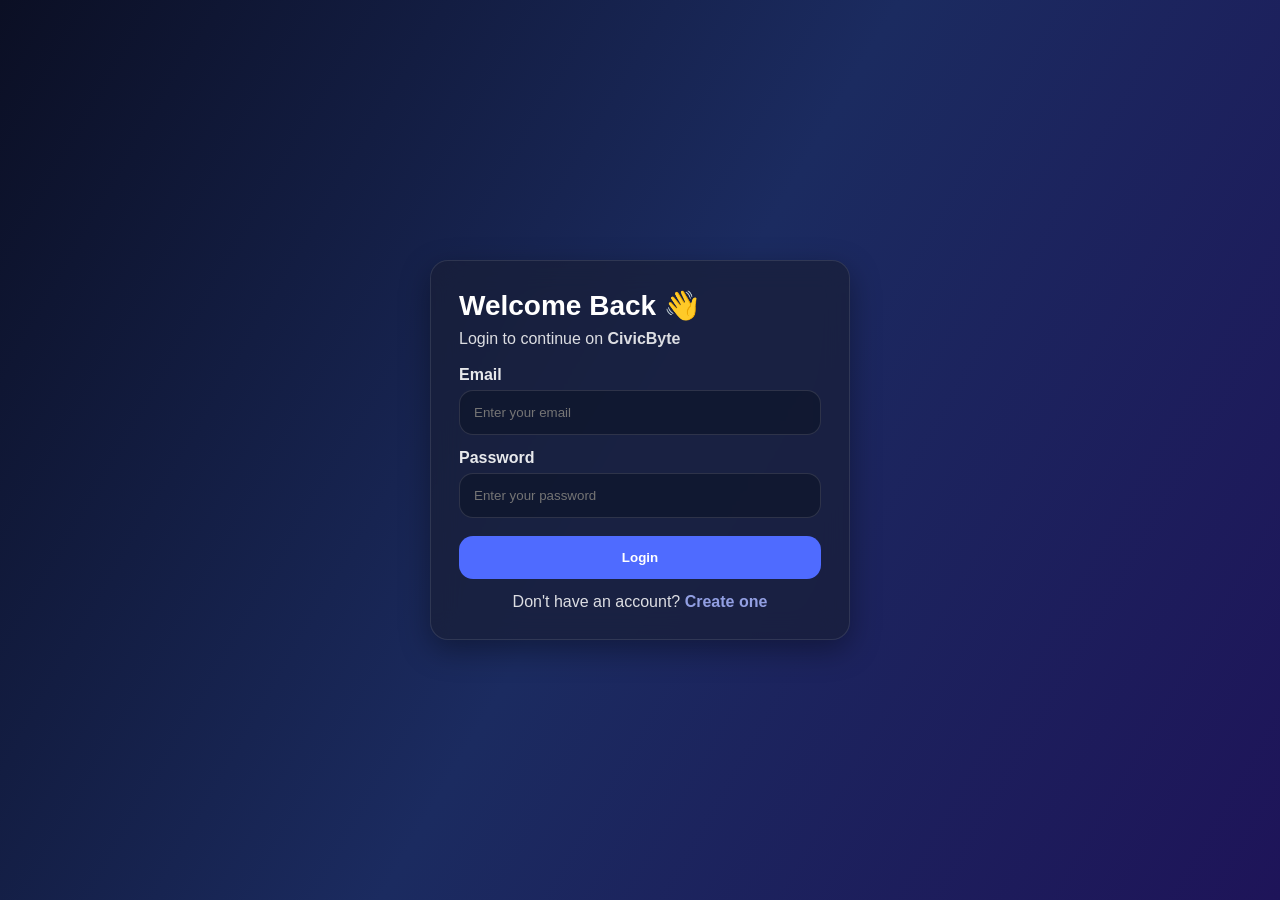
<file: login.html>
<!DOCTYPE html>
<html lang="en">
<head>
  <meta charset="UTF-8" />
  <meta name="viewport" content="width=device-width, initial-scale=1.0" />
  <title>Login - CivicByte</title>
  <link rel="stylesheet" href="auth.css" />
</head>
<body>

  <div class="auth-container">
    <div class="auth-card">
      <h1>Welcome Back 👋</h1>
      <p class="sub">Login to continue on <b>CivicByte</b></p>

      <label>Email</label>
      <input type="email" id="loginEmail" placeholder="Enter your email" />

      <label>Password</label>
      <input type="password" id="loginPassword" placeholder="Enter your password" />

      <button id="loginBtn" class="auth-btn">Login</button>

      <p class="bottom-text">
        Don't have an account?
        <a href="signup.html">Create one</a>
      </p>
    </div>
  </div>
</body>
</html>
</file>
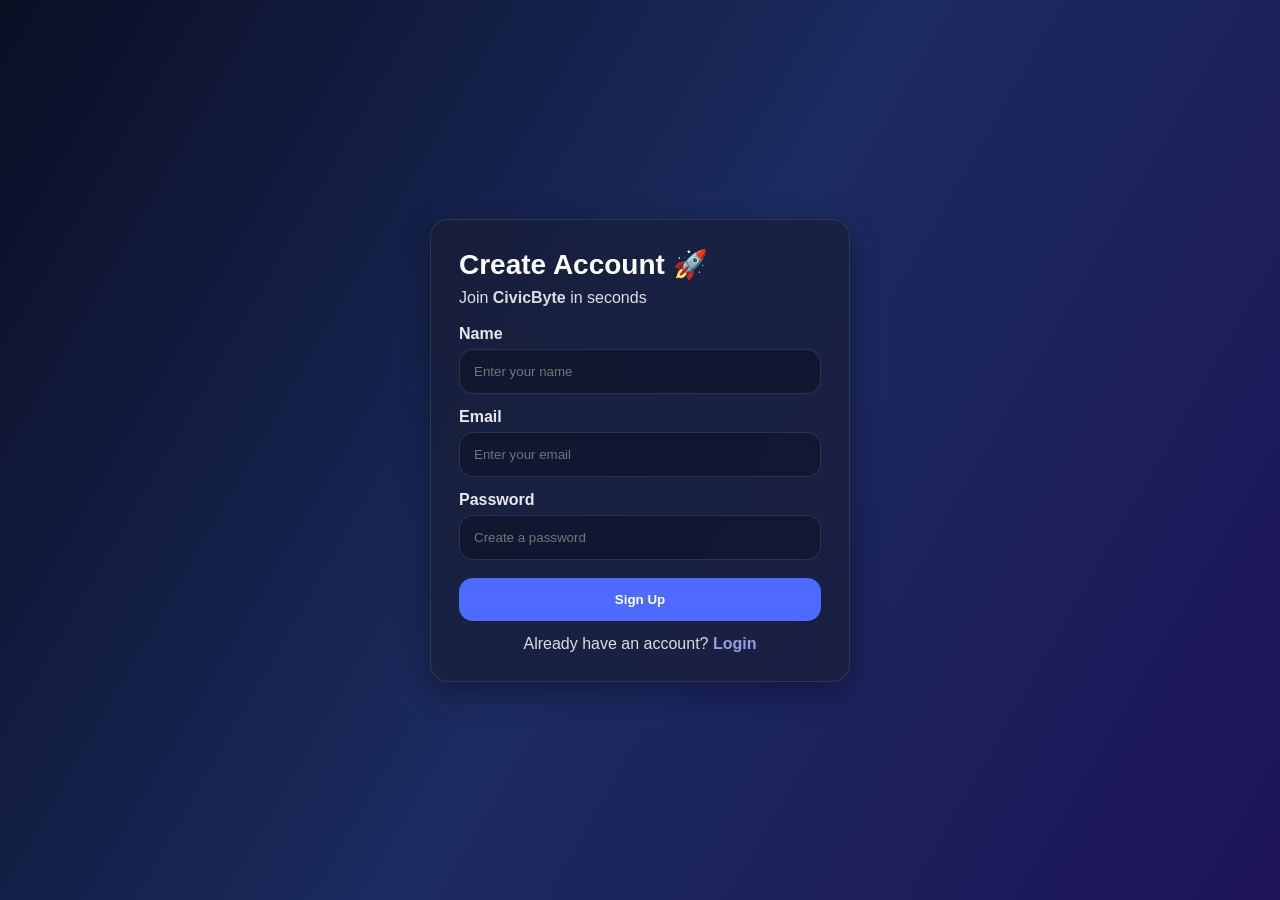
<file: signup.html>
<!DOCTYPE html>
<html lang="en">
<head>
  <meta charset="UTF-8" />
  <meta name="viewport" content="width=device-width, initial-scale=1.0" />
  <title>Sign Up - CivicByte</title>
  <link rel="stylesheet" href="auth.css" />
</head>
<body>

  <div class="auth-container">
    <div class="auth-card">
      <h1>Create Account 🚀</h1>
      <p class="sub">Join <b>CivicByte</b> in seconds</p>

      <label>Name</label>
      <input type="text" id="signupName" placeholder="Enter your name" />

      <label>Email</label>
      <input type="email" id="signupEmail" placeholder="Enter your email" />

      <label>Password</label>
      <input type="password" id="signupPassword" placeholder="Create a password" />

      <button id="signupBtn" class="auth-btn">Sign Up</button>

      <p class="bottom-text">
        Already have an account?
        <a href="login.html">Login</a>
      </p>
    </div>
  </div>
</body>
</html>
</file>
<file: auth.css>
* {
  margin: 0;
  padding: 0;
  box-sizing: border-box;
  font-family: Arial, sans-serif;
}

body {
  min-height: 100vh;
  background: linear-gradient(120deg, #0b0f24, #1b2b60, #1e1459);
  display: flex;
  justify-content: center;
  align-items: center;
  color: white;
}

.auth-container {
  width: 100%;
  padding: 25px;
  display: flex;
  justify-content: center;
  align-items: center;
}

.auth-card {
  width: 100%;
  max-width: 420px;
  padding: 28px;
  border-radius: 18px;
  background: rgba(25, 30, 55, 0.7);
  backdrop-filter: blur(14px);
  border: 1px solid rgba(255, 255, 255, 0.1);
  box-shadow: 0px 10px 30px rgba(0, 0, 0, 0.35);
}

.auth-card h1 {
  font-size: 28px;
}

.sub {
  margin-top: 8px;
  margin-bottom: 18px;
  opacity: 0.85;
}

.auth-card label {
  display: block;
  margin-top: 14px;
  margin-bottom: 6px;
  font-weight: 700;
  opacity: 0.9;
}

.auth-card input {
  width: 100%;
  padding: 14px;
  border-radius: 14px;
  border: 1px solid rgba(255, 255, 255, 0.12);
  background: rgba(15, 20, 40, 0.65);
  color: white;
  outline: none;
}

.auth-btn {
  width: 100%;
  margin-top: 18px;
  padding: 14px;
  border: none;
  border-radius: 14px;
  font-weight: 900;
  cursor: pointer;
  background: #4f6bff;
  color: white;
  transition: 0.2s;
}

.auth-btn:hover {
  transform: translateY(-1px);
  opacity: 0.95;
}

.bottom-text {
  margin-top: 14px;
  text-align: center;
  opacity: 0.85;
}

.bottom-text a {
  color: #a8b6ff;
  text-decoration: none;
  font-weight: 900;
}
</file>
